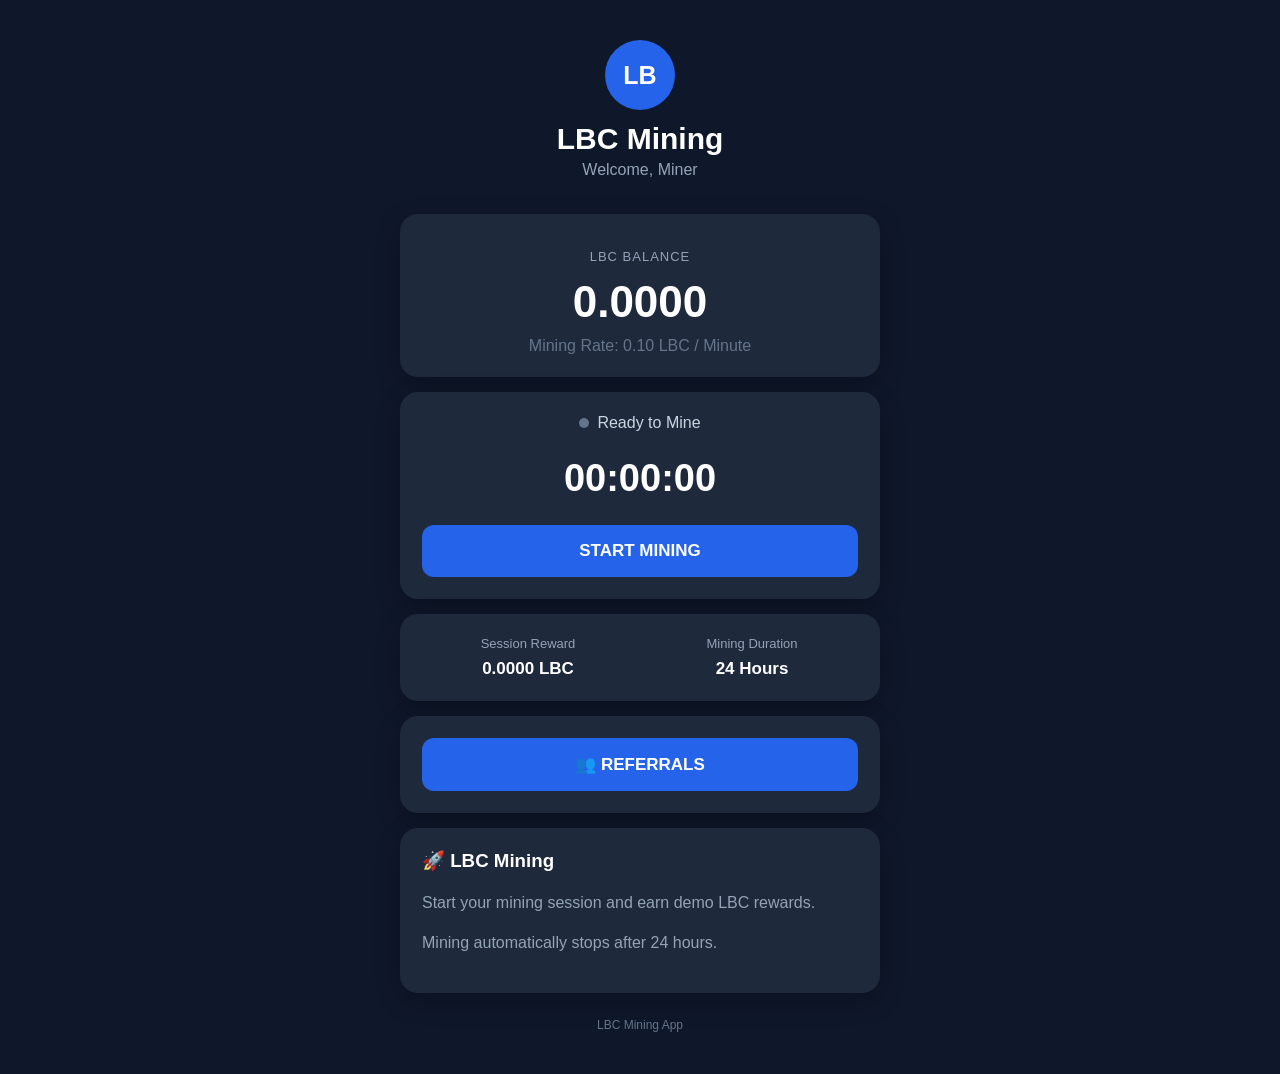
<file: index.html>
<!DOCTYPE html>
<html lang="en">
<head>
  <meta charset="UTF-8">
  <meta name="viewport" content="width=device-width, initial-scale=1.0">

  <title>LBC Mining App</title>

  <link rel="stylesheet" href="style.css">

  <script src="https://telegram.org/js/telegram-web-app.js"></script>
</head>

<body>

  <div class="container">

    <div class="header">

      <div class="logo">LB</div>

      <h1>LBC Mining</h1>

      <p id="welcome">Welcome, Miner</p>

    </div>


    <!-- BALANCE -->

    <div class="card balance-card">

      <p class="label">LBC BALANCE</p>

      <div id="balance">0.0000</div>

      <p class="rate">
        Mining Rate: 0.10 LBC / Minute
      </p>

    </div>


    <!-- MINING -->

    <div class="card mining-card">

      <div class="status">

        <span id="dot"></span>

        <span id="status">
          Ready to Mine
        </span>

      </div>


      <div class="timer" id="timer">
        00:00:00
      </div>


      <button id="mineBtn">
        START MINING
      </button>

    </div>


    <!-- SESSION -->

    <div class="card stats">

      <div class="stat">

        <span>Session Reward</span>

        <strong id="session">
          0.0000 LBC
        </strong>

      </div>


      <div class="stat">

        <span>Mining Duration</span>

        <strong>
          24 Hours
        </strong>

      </div>

    </div>


    <!-- REFERRAL MENU -->

    <div class="card menu-card">

      <button
        id="referralBtn"
        class="menu-button"
      >
        👥 REFERRALS
      </button>

    </div>


    <!-- INFO -->

    <div class="card info">

      <h3>🚀 LBC Mining</h3>

      <p>
        Start your mining session and earn
        demo LBC rewards.
      </p>

      <p>
        Mining automatically stops after
        24 hours.
      </p>

    </div>


    <p class="footer">
      LBC Mining App
    </p>

  </div>


  <script src="app.js"></script>

</body>
</html>
</file>
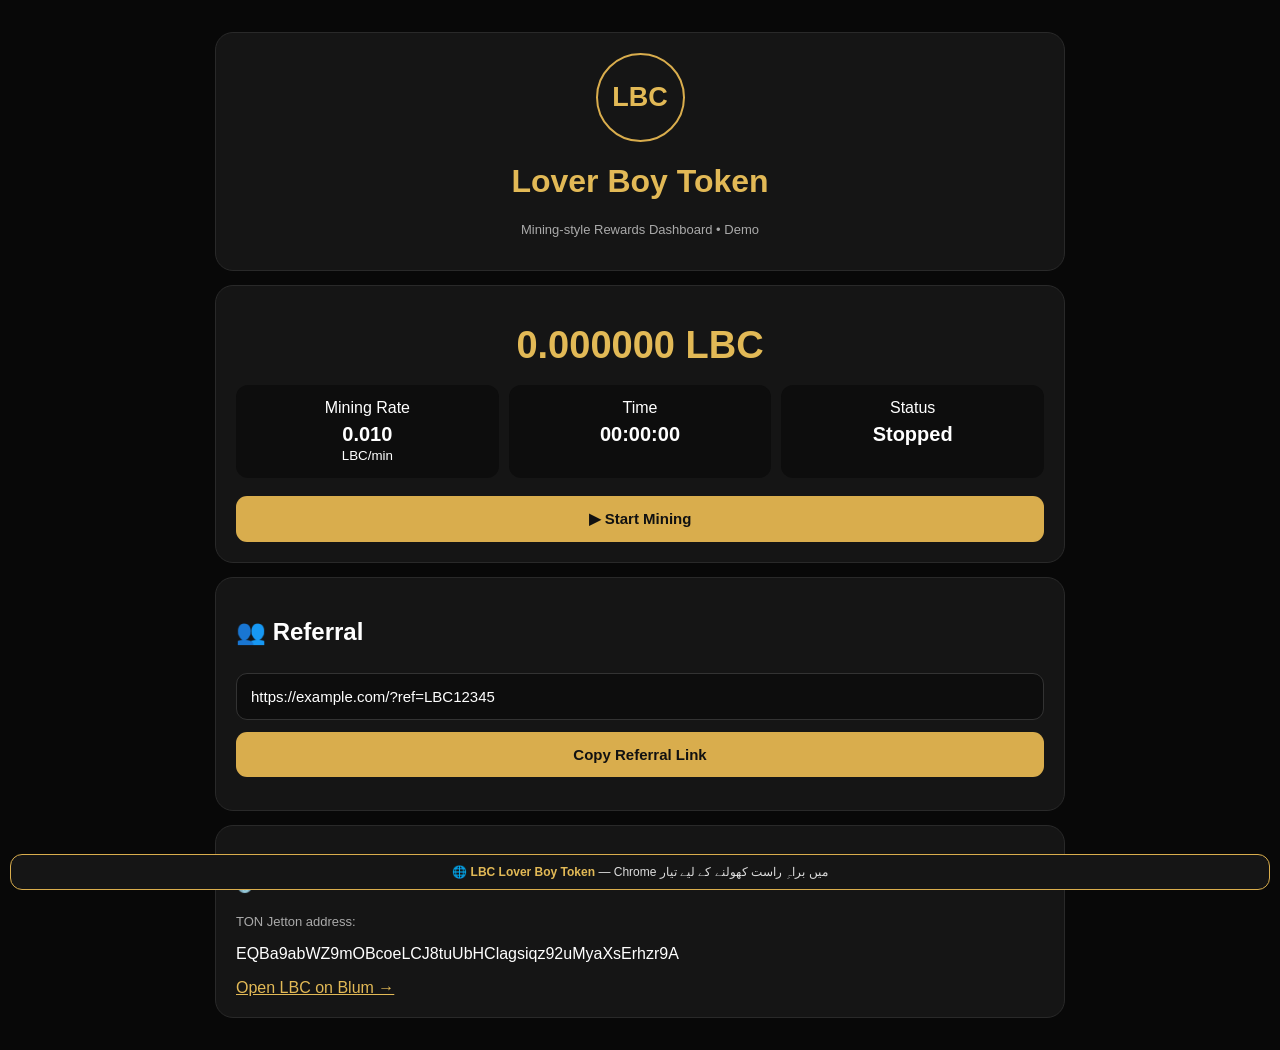
<file: LBC_Lover_Boy_Chrome.html>
<!doctype html><html lang="en"><head><meta charset="utf-8"><meta name="viewport" content="width=device-width,initial-scale=1"><title>LBC — Lover Boy Token Mining</title>
<style>
body{margin:0;background:#080808;color:#fff;font-family:Arial,sans-serif}.wrap{max-width:850px;margin:auto;padding:18px}.card{background:#151515;border:1px solid #292929;border-radius:18px;padding:20px;margin:14px 0}.logo{margin:auto;width:85px;height:85px;border:2px solid #d9ad4d;border-radius:50%;display:grid;place-items:center;color:#e2b956;font-size:27px;font-weight:900}.gold{color:#e2b956}.muted{color:#aaa;font-size:13px}.balance{text-align:center;color:#e2b956;font-size:38px;font-weight:800;margin:18px}.grid{display:grid;grid-template-columns:repeat(3,1fr);gap:10px}.stat{background:#0d0d0d;border-radius:12px;padding:14px;text-align:center}.stat b{display:block;font-size:20px;margin-top:6px}button,input{width:100%;box-sizing:border-box;padding:14px;border-radius:11px;font-size:15px}button{border:0;background:#d9ad4d;color:#111;font-weight:800;cursor:pointer}button.stop{background:#333;color:#fff}input{background:#0d0d0d;color:#fff;border:1px solid #333;margin:7px 0 12px}a{color:#e2b956}.notice{border-left:3px solid #d9ad4d;color:#bbb;font-size:13px}@media(max-width:600px){.grid{grid-template-columns:1fr}}
</style><style>
.chrome-note{position:fixed;left:10px;right:10px;bottom:10px;background:#151515;border:1px solid #d9ad4d;border-radius:12px;padding:10px;text-align:center;color:#ddd;font-size:12px;z-index:9999}
.chrome-note b{color:#e2b956}
</style></head><body><div class="wrap">
<div class="card"><div class="logo">LBC</div><h1 class="gold" style="text-align:center">Lover Boy Token</h1><p class="muted" style="text-align:center">Mining-style Rewards Dashboard • Demo</p></div>
<div class="card"><div class="balance"><span id="bal">0.000000</span> LBC</div><div class="grid">
<div class="stat">Mining Rate<b>0.010</b><small>LBC/min</small></div><div class="stat">Time<b id="time">00:00:00</b></div><div class="stat">Status<b id="status">Stopped</b></div></div><br><button id="btn" onclick="startMining()">▶ Start Mining</button></div>

<div class="card"><h2>👥 Referral</h2><input id="ref" readonly value="https://example.com/?ref=LBC12345"><button onclick="copyRef()">Copy Referral Link</button><p id="copy" class="muted"></p></div>
<div class="card"><h2>🔗 LBC Contract</h2><p class="muted">TON Jetton address:</p><p style="word-break:break-all">EQBa9abWZ9mOBcoeLCJ8tuUbHClagsiqz92uMyaXsErhzr9A</p><a href="https://t.me/blum/app?startapp=memepadjetton_LBC_FMRER-ref_y3yrAYiRt6" target="_blank">Open LBC on Blum →</a></div>

</div>
<script>
let on=false,bal=0,sec=0,t;
const MAX_SECONDS=24*60*60;
function draw(){
 document.getElementById('bal').textContent=bal.toFixed(6);
 let h=String(Math.floor(sec/3600)).padStart(2,'0'),
     m=String(Math.floor(sec%3600/60)).padStart(2,'0'),
     s=String(sec%60).padStart(2,'0');
 document.getElementById('time').textContent=h+':'+m+':'+s;
 document.getElementById('status').textContent=on?'Mining':'Stopped';
}
function startMining(){
 if(on) return;
 on=true;
 const b=document.getElementById('btn');
 b.disabled=true;
 b.textContent='⛏ Mining for 24 Hours';
 b.style.opacity='0.65';
 t=setInterval(()=>{
   sec++;
   bal+=0.01/60;
   if(sec>=MAX_SECONDS){
     sec=MAX_SECONDS;
     bal+=0;
     clearInterval(t);
     on=false;
     b.textContent='✓ 24 Hours Completed';
     b.disabled=true;
     b.style.opacity='0.65';
   }
   draw();
 },1000);
 draw();
}
draw();
</script><div class="chrome-note">🌐 <b>LBC Lover Boy Token</b> — Chrome میں براہِ راست کھولنے کے لیے تیار</div></body></html>
</file>
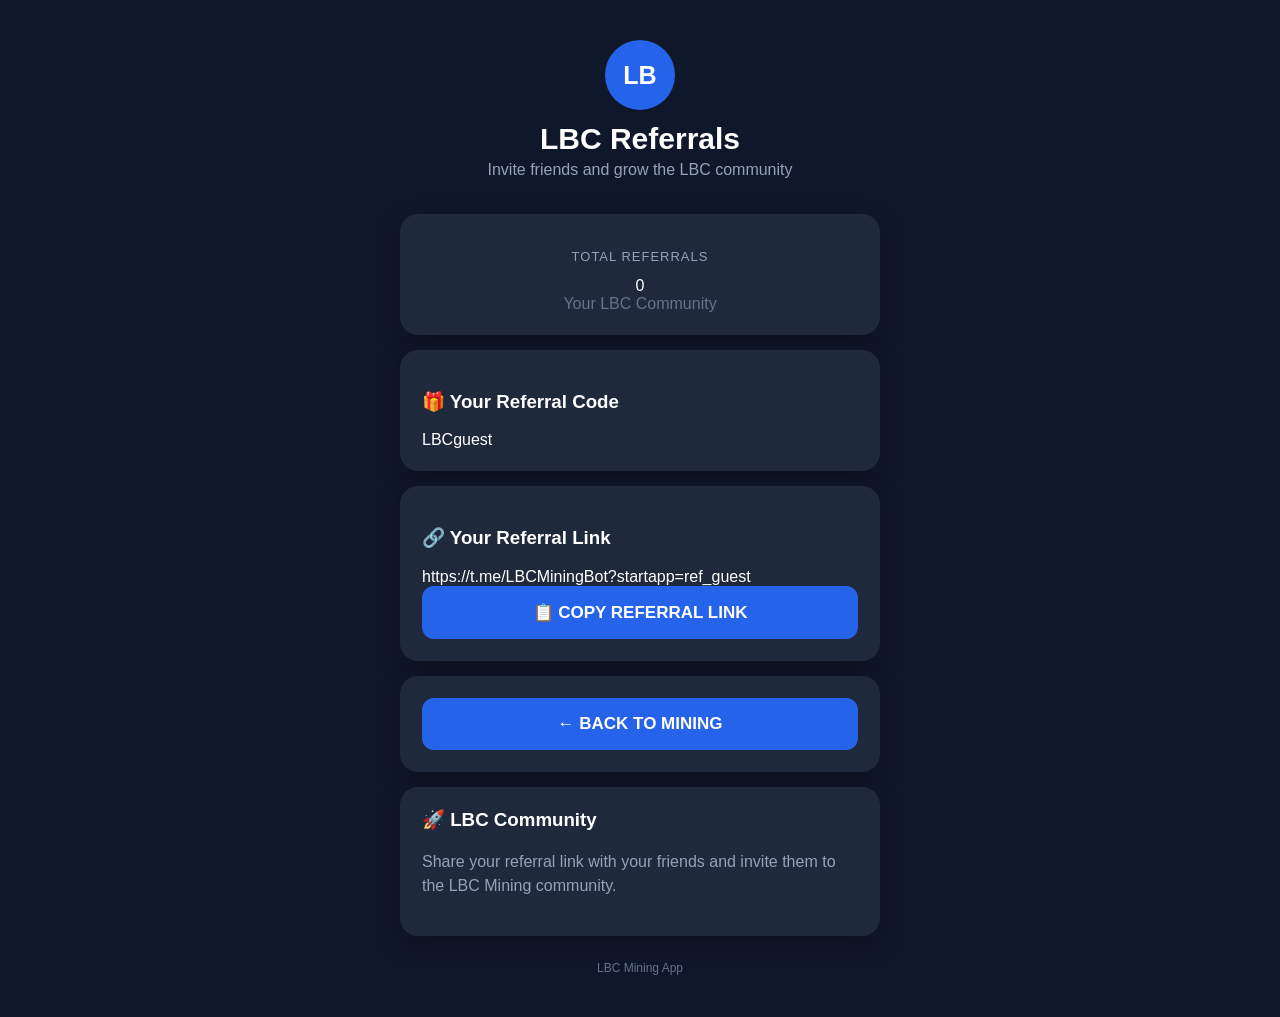
<file: referrals.html>
<!DOCTYPE html>
<html lang="en">

<head>

  <meta charset="UTF-8">

  <meta
    name="viewport"
    content="width=device-width, initial-scale=1.0"
  >

  <title>LBC Referrals</title>

  <link
    rel="stylesheet"
    href="style.css"
  >

  <script
    src="https://telegram.org/js/telegram-web-app.js"
  ></script>

</head>


<body>

  <div class="container">


    <!-- HEADER -->

    <div class="header">

      <div class="logo">
        LB
      </div>

      <h1>
        LBC Referrals
      </h1>

      <p>
        Invite friends and grow
        the LBC community
      </p>

    </div>


    <!-- REFERRAL COUNT -->

    <div class="card balance-card">

      <p class="label">
        TOTAL REFERRALS
      </p>

      <div id="referrals">
        0
      </div>

      <p class="rate">
        Your LBC Community
      </p>

    </div>


    <!-- REFERRAL CODE -->

    <div class="card referral-card">

      <h3>
        🎁 Your Referral Code
      </h3>

      <div
        id="refCode"
        class="ref-code"
      >
        Loading...
      </div>

    </div>


    <!-- REFERRAL LINK -->

    <div class="card referral-card">

      <h3>
        🔗 Your Referral Link
      </h3>

      <div
        id="refLink"
        class="ref-link"
      >
        Loading...
      </div>


      <button
        id="copyRefBtn"
        class="menu-button"
      >
        📋 COPY REFERRAL LINK
      </button>

    </div>


    <!-- BACK -->

    <div class="card menu-card">

      <button
        id="backBtn"
        class="menu-button"
      >
        ← BACK TO MINING
      </button>

    </div>


    <div class="card info">

      <h3>
        🚀 LBC Community
      </h3>

      <p>
        Share your referral link with
        your friends and invite them
        to the LBC Mining community.
      </p>

    </div>


    <p class="footer">
      LBC Mining App
    </p>

  </div>


  <script src="referrals.js"></script>

</body>

</html>
</file>
<file: style.css>
* {
  box-sizing: border-box;
}

body {
  margin: 0;
  padding: 0;
  font-family: Arial, sans-serif;
  background: #0f172a;
  color: white;
}

.container {
  width: 100%;
  max-width: 520px;
  margin: auto;
  padding: 20px;
}

.header {
  text-align: center;
  padding: 20px 0;
}

.logo {
  width: 70px;
  height: 70px;
  margin: auto;
  border-radius: 50%;
  background: #2563eb;
  display: flex;
  align-items: center;
  justify-content: center;
  font-size: 25px;
  font-weight: bold;
}

.header h1 {
  margin: 12px 0 5px;
  font-size: 30px;
}

.header p {
  margin: 0;
  color: #94a3b8;
}

.card {
  background: #1e293b;
  border-radius: 18px;
  padding: 22px;
  margin: 15px 0;
  box-shadow: 0 8px 25px rgba(0, 0, 0, 0.25);
}

.balance-card {
  text-align: center;
}

.label {
  color: #94a3b8;
  font-size: 13px;
  letter-spacing: 1px;
}

#balance {
  font-size: 44px;
  font-weight: bold;
  margin: 10px 0;
}

.rate {
  color: #64748b;
  margin: 0;
}

.mining-card {
  text-align: center;
}

.status {
  display: flex;
  justify-content: center;
  align-items: center;
  gap: 8px;
  color: #cbd5e1;
}

#dot {
  width: 10px;
  height: 10px;
  border-radius: 50%;
  background: #64748b;
}

.timer {
  font-size: 38px;
  font-weight: bold;
  margin: 25px 0;
}

button {
  width: 100%;
  border: none;
  border-radius: 12px;
  padding: 16px;
  background: #2563eb;
  color: white;
  font-size: 17px;
  font-weight: bold;
  cursor: pointer;
}

button.stop {
  background: #dc2626;
}

.stats {
  display: flex;
  gap: 12px;
}

.stat {
  flex: 1;
  text-align: center;
}

.stat span {
  display: block;
  color: #94a3b8;
  font-size: 13px;
  margin-bottom: 8px;
}

.stat strong {
  font-size: 17px;
}

.info h3 {
  margin-top: 0;
}

.info p {
  color: #94a3b8;
  line-height: 1.5;
}

.footer {
  text-align: center;
  color: #64748b;
  font-size: 12px;
  padding: 10px;
}
</file>
